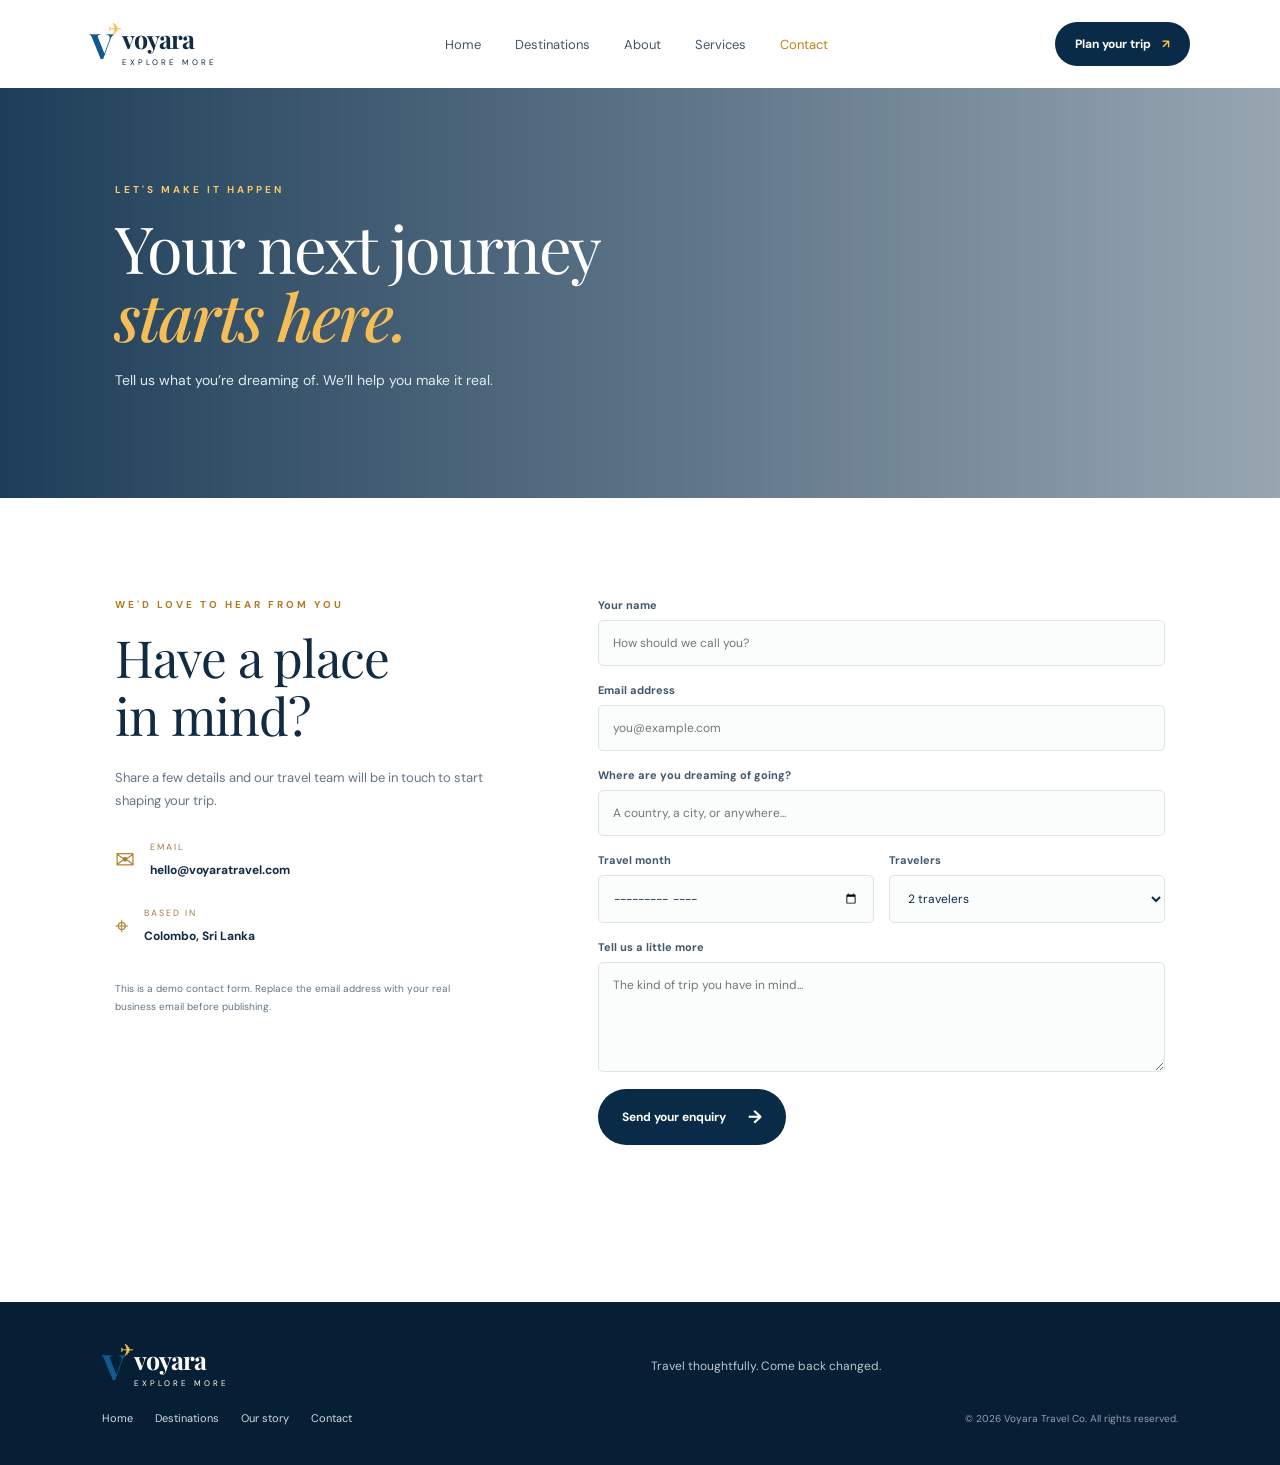
<file: contact.html>
<!DOCTYPE html>
<html lang="en">
    <head>
        <meta charset="UTF-8"><meta name="viewport" content="width=device-width, initial-scale=1">
        <title>Plan Your Journey — Voyara</title>
        <link href="https://fonts.googleapis.com/css2?family=DM+Sans:wght@400;500;600;700&family=Playfair+Display:wght@500;600;700&display=swap" rel="stylesheet">
        <link rel="stylesheet" href="style.css">
    </head>
<body>
<header class="site-header">
    <a class="brand" href="index.html">
        <span class="brand-mark">V<span>✈</span></span>
        <span>voyara<small>EXPLORE MORE</small></span>
    </a>
    <button class="menu-toggle" aria-label="Open navigation">☰</button>
    <nav class="nav">
        <a href="index.html">Home</a>
        <a href="index.html#destinations">Destinations</a>
        <a href="index.html#about">About</a>
        <a href="index.html#services">Services</a>
        <a class="active" href="contact.html">Contact</a>
    </nav>
        <a class="header-cta" href="contact.html">Plan your trip <b>↗</b></a>
</header>
<main>
    <section class="page-hero">
        <p class="eyebrow light">LET'S MAKE IT HAPPEN</p>
        <h1>Your next journey<br><em>starts here.</em></h1>
        <p>Tell us what you’re dreaming of. We’ll help you make it real.</p>
    </section>
<section class="contact-layout section">
<div class="contact-intro">
        <p class="eyebrow">WE'D LOVE TO HEAR FROM YOU</p>
        <h2>Have a place<br>in mind?</h2>
        <p>Share a few details and our travel team will be in touch to start shaping your trip.</p>
<div class="contact-detail"><span>✉</span>
        <div><small>EMAIL</small><strong>hello@voyaratravel.com</strong></div></div>
<div class="contact-detail"><span>⌖</span>
        <div><small>BASED IN</small><strong>Colombo, Sri Lanka</strong></div></div>
<p class="note">This is a demo contact form. Replace the email address with your real business email before publishing.</p>
</div>
<form class="contact-form" id="contactForm">
    <label>Your name<input required name="name" placeholder="How should we call you?"></label>
    <label>Email address<input required type="email" name="email" placeholder="you@example.com"></label>
    <label>Where are you dreaming of going?<input name="destination" placeholder="A country, a city, or anywhere..."></label>
<div class="form-row">
    <label>Travel month<input name="month" type="month"></label>
    <label>Travelers<select name="travelers">
        <option>1 traveler</option>
        <option selected>2 travelers</option>
        <option>3–4 travelers</option>
        <option>5+ travelers</option></select>
    </label>
</div>
    <label>Tell us a little more<textarea name="message" rows="5" placeholder="The kind of trip you have in mind..."></textarea></label>
<button class="btn btn-dark" type="submit">Send your enquiry <span>→</span>
</button>
<p class="form-status" id="formStatus" aria-live="polite"></p>
</form>
</section>
</main>
<footer class="footer"><a class="brand footer-brand" href="index.html">
    <span class="brand-mark">V<span>✈</span></span>
    <span>voyara<small>EXPLORE MORE</small></span>
</a>
<p>Travel thoughtfully. Come back changed.</p>
<div class="footer-links"><a href="index.html">Home</a>
    <a href="index.html#destinations">Destinations</a>
    <a href="index.html#about">Our story</a>
    <a href="contact.html">Contact</a>
</div>
<small>© 2026 Voyara Travel Co. All rights reserved.</small>
</footer>
<script src="script.js"></script>
</body>
</html>
</file>
<file: style.css>
:root{
    --navy:#092b48;
    --blue:#0e5a91;
    --gold:#f7bd52;
    --ink:#102b43;
    --muted:#647586;
    --cream:#f7f8f7;
    --white:#fff
}
 *{
    box-sizing:border-box
}
 html{
    scroll-behavior:smooth
}
 body{
    margin:0;
    font-family:'DM Sans',sans-serif;
    color:var(--ink);
    background:var(--cream)
}
 a{
    color:inherit;
    text-decoration:none
}
 .site-header{
    height:88px;
    padding:0 7%;
    display:flex;
    align-items:center;
    justify-content:space-between;
    background:#fff;
    position:relative;
    z-index:10
}
.brand{
    display:flex;
    align-items:center;
    gap:10px;
    font-family:'Playfair Display',serif;
    font-size:25px;
    font-weight:700;
    letter-spacing:-1px
}
.brand small{
    display:block;
    font:8px 'DM Sans',sans-serif;
    letter-spacing:3px;
    margin-top:2px
}
.brand-mark{
    font:700 35px 'Playfair Display';
    color:var(--blue);
    position:relative
}
.brand-mark span{
    font:17px sans-serif;
    color:var(--gold);
    position:absolute;
    right:-9px;
    top:-2px
}
.nav{
    display:flex;
    gap:34px;
    font-size:13px;
    color:#42566a
}
.nav a:hover,.nav .active{
    color:#bd811b
}
.header-cta{
    font-size:12px;
    font-weight:700;
    background:var(--navy);
    color:#fff;
    padding:14px 20px;
    border-radius:30px
}
.header-cta b{
    color:var(--gold);
    margin-left:8px
}
.menu-toggle{
    display:none;
    border:0;
    background:none;
    font-size:25px
}
.hero{
    min-height:650px;
    position:relative;
    display:flex;
    align-items:center;
    background:url('https://images.unsplash.com/photo-1500375592092-40eb2168fd21?auto=format&fit=crop&w=2200&q=90') center 52%/cover;
    color:#fff;
    padding:70px 9%
}
.hero-shade{
    position:absolute;
    inset:0;
    background:linear-gradient(90deg,rgba(4,31,55,.82),rgba(5,42,69,.34) 56%,rgba(3,30,48,.05))
}
.hero-content{
    position:relative;
    z-index:1
}
.eyebrow{
    font-size:10px;
    letter-spacing:3px;
    font-weight:700;
    color:#b27a24;
    margin:0 0 18px
}
.eyebrow.light{
    color:#f8c76c
}
.hero h1,.page-hero h1{
    font:clamp(48px,6vw,82px)/1.04 'Playfair Display',serif;
    letter-spacing:-2px;
    margin:0 0 22px
}
.hero h1 em,.page-hero h1 em,.about-copy h2 em{
    color:#f4bd58;
    font-weight:500
}
.hero-copy{
    font-size:16px;
    line-height:1.7;
    color:#e5edf3
}
.hero-actions{
    display:flex;
    align-items:center;
    gap:28px;
    margin-top:32px
}
.btn{
    display:inline-flex;
    gap:22px;
    align-items:center;
    border:0;
    border-radius:30px;
    padding:16px 24px;
    font:700 12px 'DM Sans';
    cursor:pointer
}
.btn span{
    font-size:18px
}
.btn-gold{
    background:var(--gold);
    color:#122e43
}
.btn-dark{
    background:var(--navy);
    color:white
}
.text-link{
    font-size:12px
}
.text-link span{
    color:var(--gold);
    margin-left:7px
}
.hero-note{
    position:absolute;
    right:8%;
    bottom:18%;
    font:italic 27px 'Playfair Display';
    transform:rotate(-8deg);
    color:#fff
}
.scroll-cue{
    position:absolute;
    bottom:27px;
    left:9%;
    font-size:9px;
    letter-spacing:3px;
    color:#d6e2e9
}
.search-strip{
    max-width:1080px;
    margin:-36px auto 0;
    position:relative;
    z-index:2;
    background:#fff;
    border-radius:12px;
    padding:24px 34px;
    box-shadow:0 15px 45px #092b4814;
    display:flex;
    align-items:center;
    justify-content:space-between
}
.search-strip small{
    display:block;
    color:#a4742c;
    font-size:9px;
    letter-spacing:2px;
    margin-bottom:7px
}
.search-strip strong{
    font:23px 'Playfair Display'
}
.section{
    padding:100px 9%
}
.section-heading{
    display:flex;
    justify-content:space-between;
    align-items:end;
    margin-bottom:35px
}
.section-heading h2,.services h2,.about-copy h2,.contact-intro h2{
    font:clamp(34px,4vw,52px)/1.12 'Playfair Display';
    margin:0;
    letter-spacing:-1px
}
.section-heading>p{
    max-width:340px;
    color:var(--muted);
    font-size:13px;
    line-height:1.8
}
.destination-grid{
    display:grid;
    grid-template-columns:1.15fr 1fr 1fr;
    grid-template-rows:260px 260px;
    gap:18px
}
.destination-card{
    position:relative;
    overflow:hidden;
    border-radius:9px;
    color:#fff
}
.destination-card.tall{
    grid-row:span 2
}
.destination-card img{
    width:100%;
    height:100%;
    object-fit:cover;
    transition:transform .6s
}
.destination-card:hover img{
    transform:scale(1.06)
}
.destination-card:after{
    content:"";
    position:absolute;
    inset:0;
    background:linear-gradient(0deg,rgba(4,23,39,.78),transparent 65%)
}
.destination-card>div,.card-number{
    position:absolute;
    z-index:1;
    left:23px
}
.destination-card>div{
    bottom:22px
}
.destination-card h3{
    font:25px 'Playfair Display';
    margin:0 0 5px
}
.destination-card p{
    font-size:11px;
    margin:0;
    color:#e0e8ee
}
.card-number{
    top:20px;
    font-size:9px;
    letter-spacing:2px
}
.about{
    display:grid;
    grid-template-columns:1fr 1fr;
    gap:9%;
    align-items:center;
    background:#fff
}
.about-image{
    position:relative;
    height:480px
}
.about-image img{
    width:100%;
    height:100%;
    object-fit:cover;
    border-radius:8px
}
.image-stamp{
    position:absolute;
    right:-24px;
    bottom:30px;
    background:var(--gold);
    color:var(--navy);
    font:700 13px/1.4 'DM Sans';
    letter-spacing:2px;
    padding:19px;
    border-radius:50%;
    text-align:center;
    transform:rotate(8deg)
}
.about-copy p:not(.eyebrow){
    font-size:13px;
    line-height:1.9;
    color:var(--muted)
}
.about-copy h2{
    margin-bottom:25px
}
.about-copy h2 em{
    color:#b27a24
}
.underlined-link{
    display:inline-block;
    margin-top:15px;
    padding-bottom:8px;
    border-bottom:1px solid var(--gold);
    font-size:12px;
    font-weight:700
}
.underlined-link span{
    margin-left:14px;
    color:#b27a24
}
.services{
    text-align:center
}
.services h2{
    margin-bottom:50px
}
.service-grid{
    display:grid;
    grid-template-columns:repeat(4,1fr);
    gap:28px;
    text-align:left
}
.service-grid article{
    border-top:1px solid #d8e0e4;
    padding-top:22px
}
.service-grid article>span{
    font-size:27px;
    color:#bd852c
}
.service-grid h3{
    font:20px 'Playfair Display';
    margin:18px 0 8px
}
.service-grid p{
    font-size:12px;
    line-height:1.8;
    color:var(--muted)
}
.closing{
    text-align:center;
    padding:85px 20px;
    background:linear-gradient(#082b49b8,#082b49d9),url('https://images.unsplash.com/photo-1464822759023-fed622ff2c3b?auto=format&fit=crop&w=2000&q=85') center/cover;
    color:#fff
}
.closing h2{
    font:clamp(38px,5vw,60px)/1.1 'Playfair Display';
    margin:0 0 28px
}
.footer{
    background:#071f34;
    color:#fff;
    padding:40px 8%;
    display:grid;
    grid-template-columns:1fr 1fr;
    gap:22px;
    align-items:center
}
.footer-brand{
    color:#fff
}
.footer p{
    font-size:12px;
    color:#b9c7d1
}
.footer-links{
    display:flex;
    gap:22px;
    font-size:11px;
    color:#d1dbe2
}
.footer>small{
    justify-self:end;
    color:#90a2b0;
    font-size:10px
}
.page-hero{
    padding:95px 9%;
    color:#fff;
    background:linear-gradient(90deg,#082b49e8,#082b4966),url('https://images.unsplash.com/photo-1488646953014-85cb44e25828?auto=format&fit=crop&w=2000&q=85') center/cover
}
.page-hero h1{
    font-size:65px
}
.page-hero>p:last-child{
    color:#e1eaf0;
    font-size:14px
}
.contact-layout{
    display:grid;
    grid-template-columns:.8fr 1.2fr;
    gap:10%;
    background:#fff
}
.contact-intro h2{
    margin-bottom:22px
}
.contact-intro>p:not(.eyebrow){
    font-size:13px;
    line-height:1.8;
    color:var(--muted)
}
.contact-detail{
    display:flex;
    gap:15px;
    align-items:center;
    margin-top:28px
}
.contact-detail>span{
    font-size:24px;
    color:#b27a24
}
.contact-detail small{
    display:block;
    font-size:9px;
    letter-spacing:2px;
    color:#9b7b4b;
    margin-bottom:5px
}
.contact-detail strong{
    font-size:12px
}
.note{
    font-size:10px!important;
    margin-top:35px
}
.contact-form{
    display:grid;
    gap:17px
}
.contact-form label{
    display:grid;
    gap:8px;
    font-size:11px;
    font-weight:700;
    color:#40586b
}
.contact-form input,.contact-form textarea,.contact-form select{
    width:100%;
    border:1px solid #dce4e8;
    border-radius:5px;
    padding:14px;
    font:12px 'DM Sans';
    background:#fbfcfc;
    color:var(--ink)
}
.contact-form input:focus,.contact-form textarea:focus{
    outline:1px solid #b27a24
}
.form-row{
    display:grid;
    grid-template-columns:1fr 1fr;
    gap:15px
}
.contact-form .btn{
    justify-self:start
}
.form-status{
    font-size:12px;
    color:#26704c;
    min-height:16px
}
@media(max-width:800px){
    .site-header{padding:0 5%;height:76px}
    .menu-toggle{display:block}
    .nav{
        display:none;
        position:absolute;
        top:76px;
        left:0;
        right:0;
        background:#fff;
        padding:22px 7%;
        flex-direction:column;
        gap:20px;
        box-shadow:0 10px 20px #0001
    }
    .nav.open{
        display:flex
    }
    .header-cta{
        display:none
    }
    .hero{
        min-height:600px;
        padding:55px 7%
    }
    .hero-note{
        display:none
    }
    .section{
        padding:75px 7%
    }
    .search-strip{
        margin:-25px 5% 0;
        padding:20px;
        gap:15px
    }
    .search-strip strong{
        font-size:18px
    }
    .destination-grid{
        grid-template-columns:1fr 1fr;
        grid-template-rows:260px 220px
    }
    .destination-card.tall{
        grid-row:span 1
    }
    .destination-card:first-child{
        grid-column:span 2
    }
    .about{
        grid-template-columns:1fr;
        gap:45px
    }
    .about-image{
        height:360px;
        margin-right:15px
    }
    .service-grid{
        grid-template-columns:1fr 1fr
    }
    .section-heading{
        display:block
    }
    .section-heading>p{
        margin-top:18px
    }
    .contact-layout{
        grid-template-columns:1fr;
        gap:45px
    }
    .footer{
        grid-template-columns:1fr;
        text-align:center;
        justify-items:center
    }
    .footer>small{
        justify-self:center
    }
    .footer-links{
        flex-wrap:wrap;
        justify-content:center
    }
}
@media(max-width:480px){
    .hero h1{
        font-size:49px
    }
    .hero-copy{
        font-size:14px
    }
    .hero-actions{
        gap:18px;
        flex-wrap:wrap
    }
    .search-strip{
        align-items:flex-start;
        flex-direction:column
    }
    .destination-grid{
        display:grid;
        grid-template-columns:1fr;
        grid-template-rows:repeat(4,250px)
    }
    .destination-card:first-child{
        grid-column:auto
    }
    .service-grid{
        grid-template-columns:1fr
    }
    .about-image{
        height:290px
    }
    .page-hero{
        padding:75px 7%
    }
    .page-hero h1{
        font-size:49px
    }
    .form-row{
        grid-template-columns:1fr
    }
}
</file>
